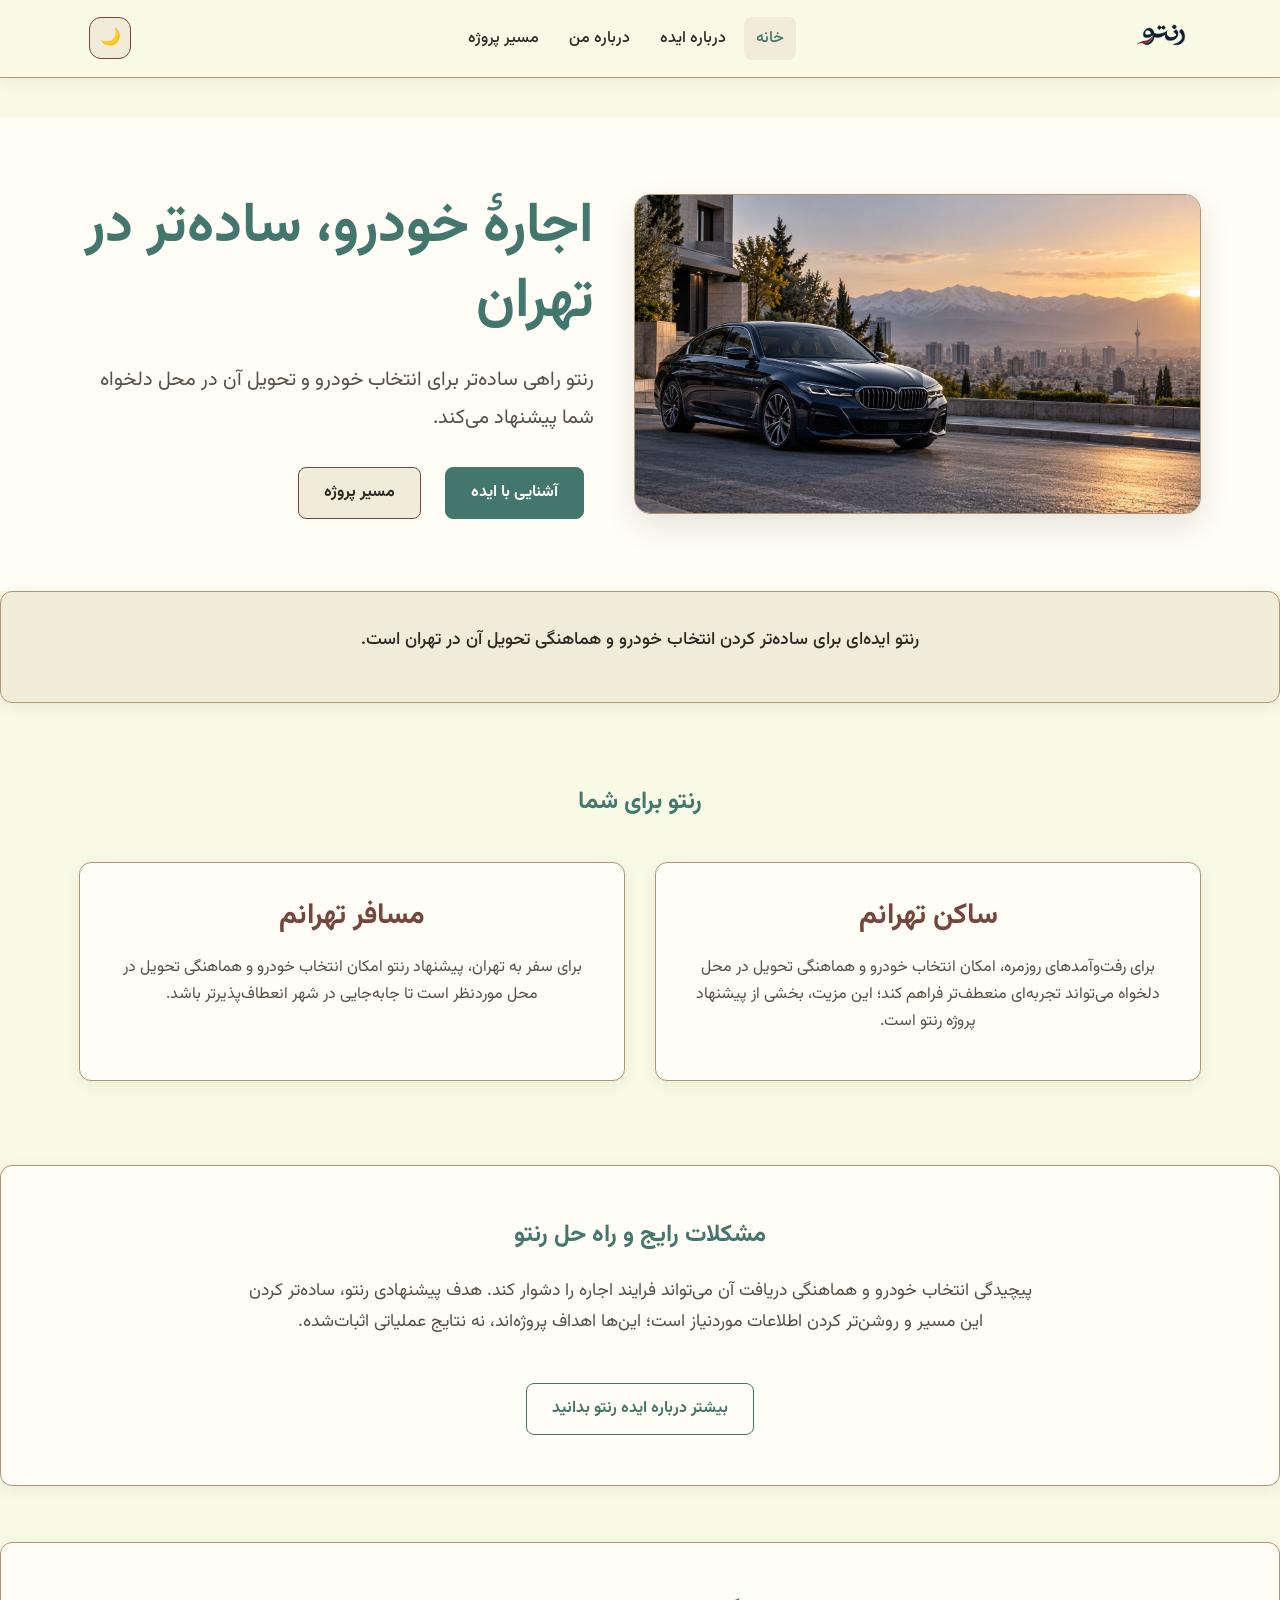
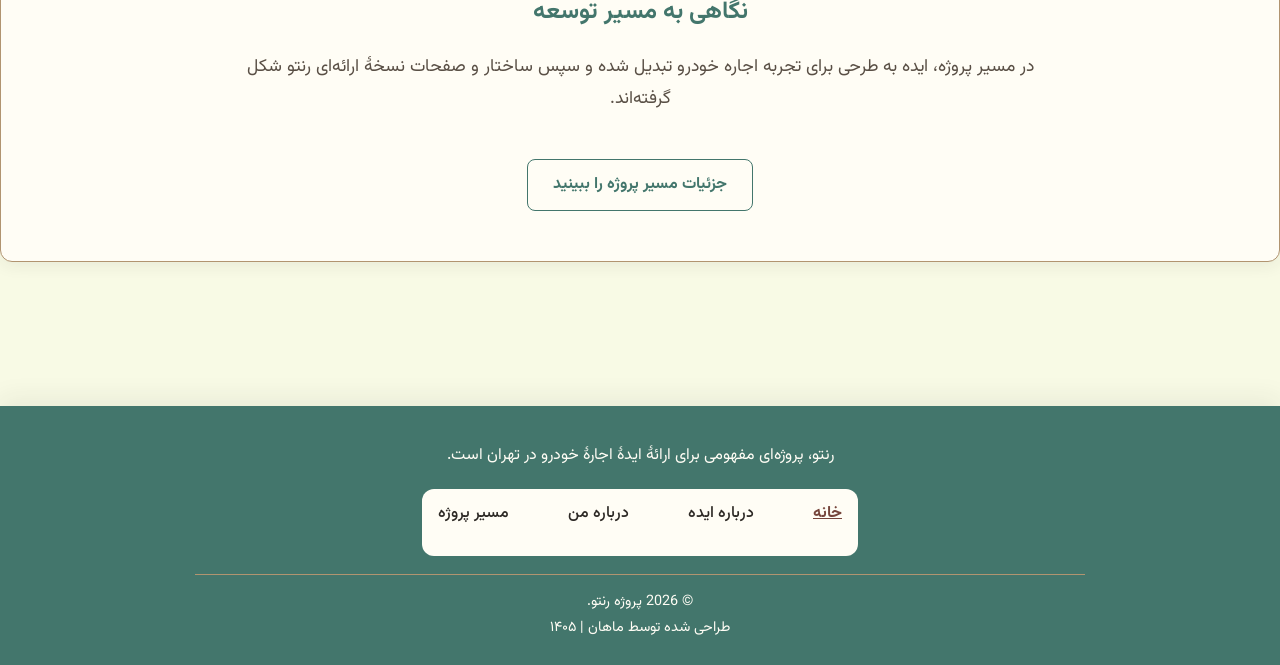
<file: index.html>
<!DOCTYPE html>
<html lang="fa" dir="rtl">
<head>
    <meta charset="UTF-8">
    <meta name="viewport" content="width=device-width, initial-scale=1.0">
    <title>رنتو - خانه</title>
    <link rel="stylesheet" href="css/style.css">
    <link rel="stylesheet" href="css/theme.css">
</head>
<body>
    <header>
        <div class="container">
            <div class="logo-container">
                <a href="index.html">
                    <img id="logo-image" src="images/rento-logo.png" alt="لوگوی رنتو">
                </a>
            </div>
            <nav>
                <ul>
                    <li><a href="index.html">خانه</a></li>
                    <li><a href="about-idea.html">درباره ایده</a></li>
                    <li><a href="about-me.html">درباره من</a></li>
                    <li><a href="project-journey.html">مسیر پروژه</a></li>
                </ul>
            </nav>
            <button id="theme-toggle" class="theme-toggle-button">🌙</button>
            <button id="mobile-nav-toggle" class="mobile-nav-toggle-button">☰</button>
        </div>
    </header>
    <main>
        <!-- Hero Section -->
        <section class="section hero-section">
            <div class="container hero-content-wrapper">
                <div class="hero-text">
                    <h1>اجارهٔ خودرو، ساده‌تر در تهران</h1>
                    <p>رنتو راهی ساده‌تر برای انتخاب خودرو و تحویل آن در محل دلخواه شما پیشنهاد می‌کند.</p>
                    <div class="hero-buttons">
                        <a href="about-idea.html" class="button primary-button">آشنایی با ایده</a>
                        <a href="project-journey.html" class="button secondary-button">مسیر پروژه</a>
                    </div>
                </div>
                <div class="hero-image-container">
                    <img src="images/rento-hero.png" alt="ماشین لوکس رنتو آماده اجاره در تهران" class="hero-image">
                </div>
            </div>
        </section>

        <!-- Service Introduction -->
        <section class="section service-intro-section">
            <div class="container">
                    <p class="service-intro-text">رنتو ایده‌ای برای ساده‌تر کردن انتخاب خودرو و هماهنگی تحویل آن در تهران است.</p>
            </div>
        </section>

        <!-- Audience Cards -->
        <section class="section audience-cards-section">
            <div class="container">
                <h2>رنتو برای شما</h2>
                <div class="audience-card-wrapper">
                    <div class="audience-card">
                        <h3>ساکن تهرانم</h3>
                        <p>برای رفت‌وآمدهای روزمره، امکان انتخاب خودرو و هماهنگی تحویل در محل دلخواه می‌تواند تجربه‌ای منعطف‌تر فراهم کند؛ این مزیت، بخشی از پیشنهاد پروژه رنتو است.</p>
                    </div>
                    <div class="audience-card">
                        <h3>مسافر تهرانم</h3>
                        <p>برای سفر به تهران، پیشنهاد رنتو امکان انتخاب خودرو و هماهنگی تحویل در محل موردنظر است تا جابه‌جایی در شهر انعطاف‌پذیرتر باشد.</p>
                    </div>
                </div>
            </div>
        </section>

        <!-- Problem-and-Solution Preview -->
        <section class="section problem-solution-preview-section">
            <div class="container">
                <h2>مشکلات رایج و راه حل رنتو</h2>
                <p>پیچیدگی انتخاب خودرو و هماهنگی دریافت آن می‌تواند فرایند اجاره را دشوار کند. هدف پیشنهادی رنتو، ساده‌تر کردن این مسیر و روشن‌تر کردن اطلاعات موردنیاز است؛ این‌ها اهداف پروژه‌اند، نه نتایج عملیاتی اثبات‌شده.</p>
                <a href="about-idea.html" class="button outline-button">بیشتر درباره ایده رنتو بدانید</a>
            </div>
        </section>

        <!-- Project Journey Preview -->
        <section class="section project-journey-preview-section">
            <div class="container">
                <h2>نگاهی به مسیر توسعه</h2>
                <p>در مسیر پروژه، ایده به طرحی برای تجربه اجاره خودرو تبدیل شده و سپس ساختار و صفحات نسخهٔ ارائه‌ای رنتو شکل گرفته‌اند.</p>
                <a href="project-journey.html" class="button outline-button">جزئیات مسیر پروژه را ببینید</a>
            </div>
        </section>
    </main>
    <footer>
        <div class="container">
            <p class="footer-description">رنتو، پروژه‌ای مفهومی برای ارائهٔ ایدهٔ اجارهٔ خودرو در تهران است.</p>
            <nav class="footer-nav" aria-label="ناوبری پایین صفحه">
                <ul>
                    <li><a href="index.html">خانه</a></li>
                    <li><a href="about-idea.html">درباره ایده</a></li>
                    <li><a href="about-me.html">درباره من</a></li>
                    <li><a href="project-journey.html">مسیر پروژه</a></li>
                </ul>
            </nav>
            <p>&copy; 2026 پروژه رنتو.</p>
            <p>طراحی شده توسط ماهان | ۱۴۰۵</p>
        </div>
    </footer>
    <script src="js/script.js"></script>
</body>
</html>
</file>
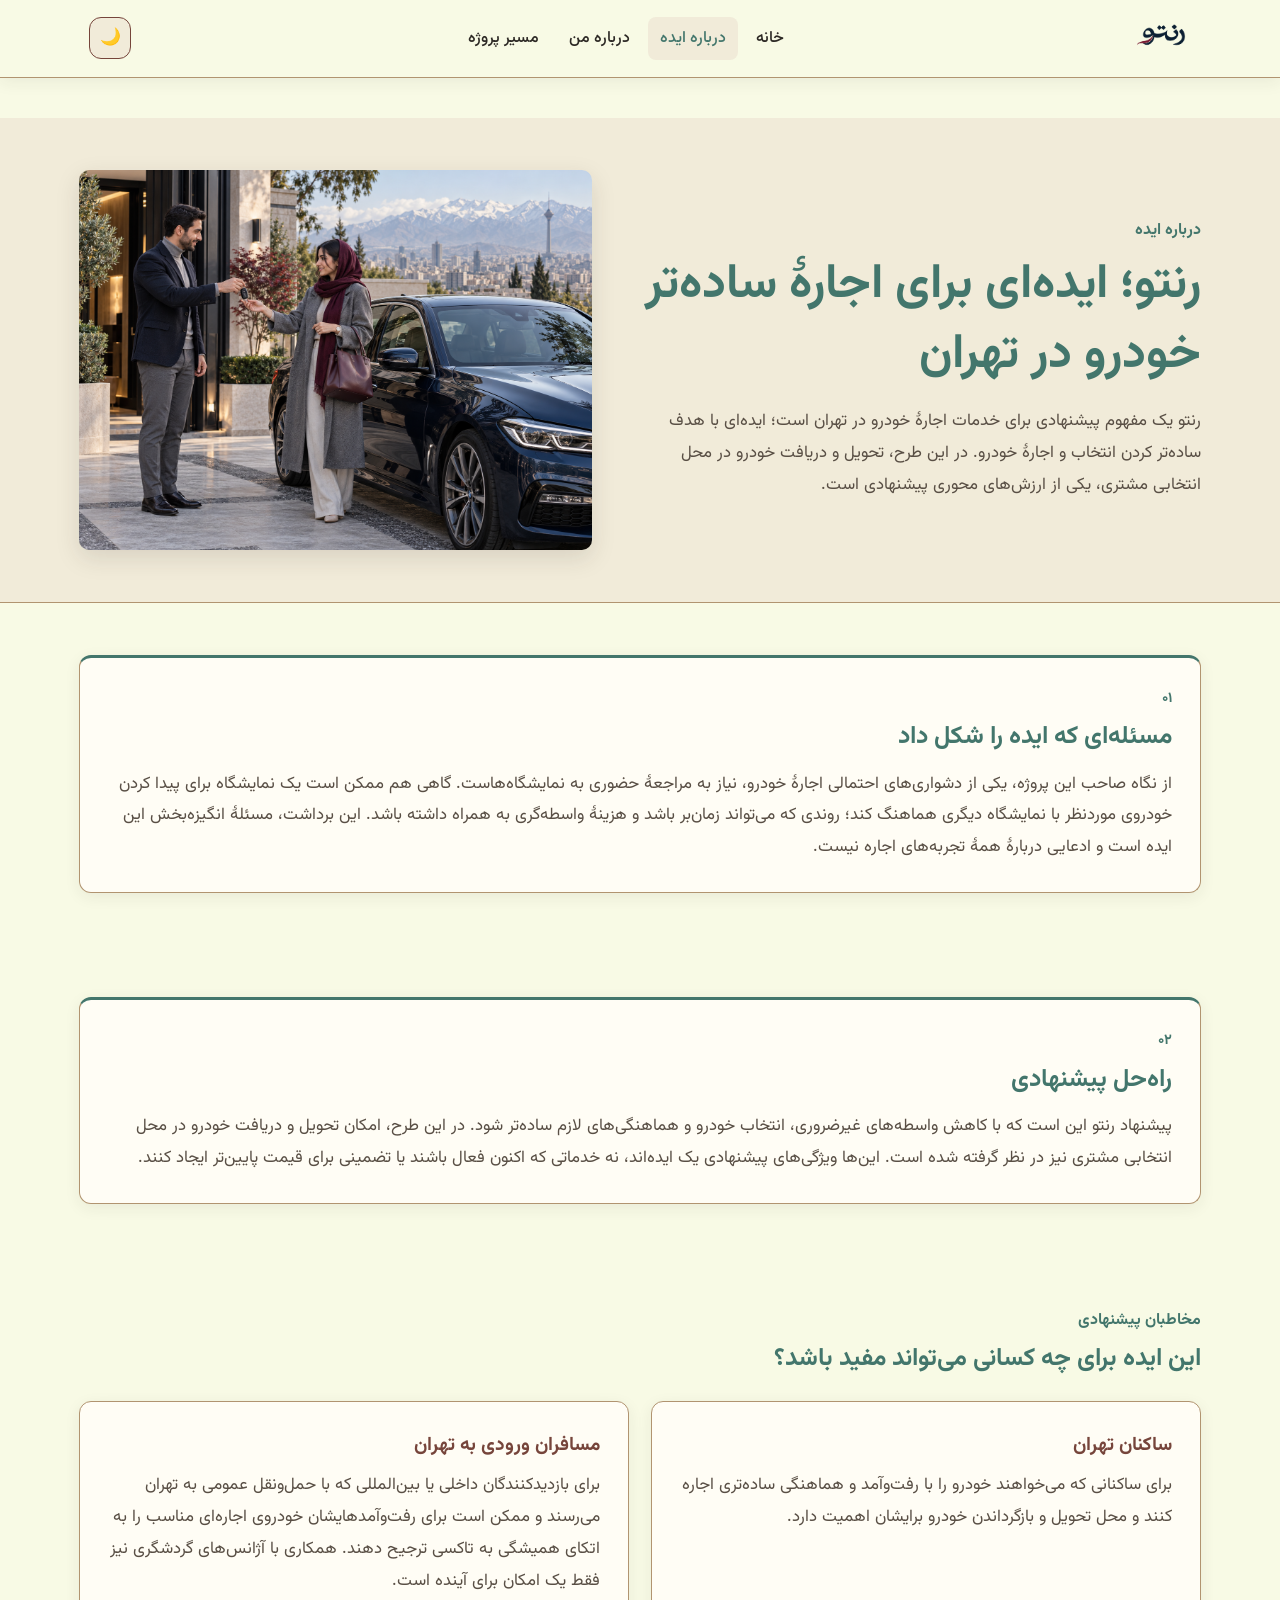
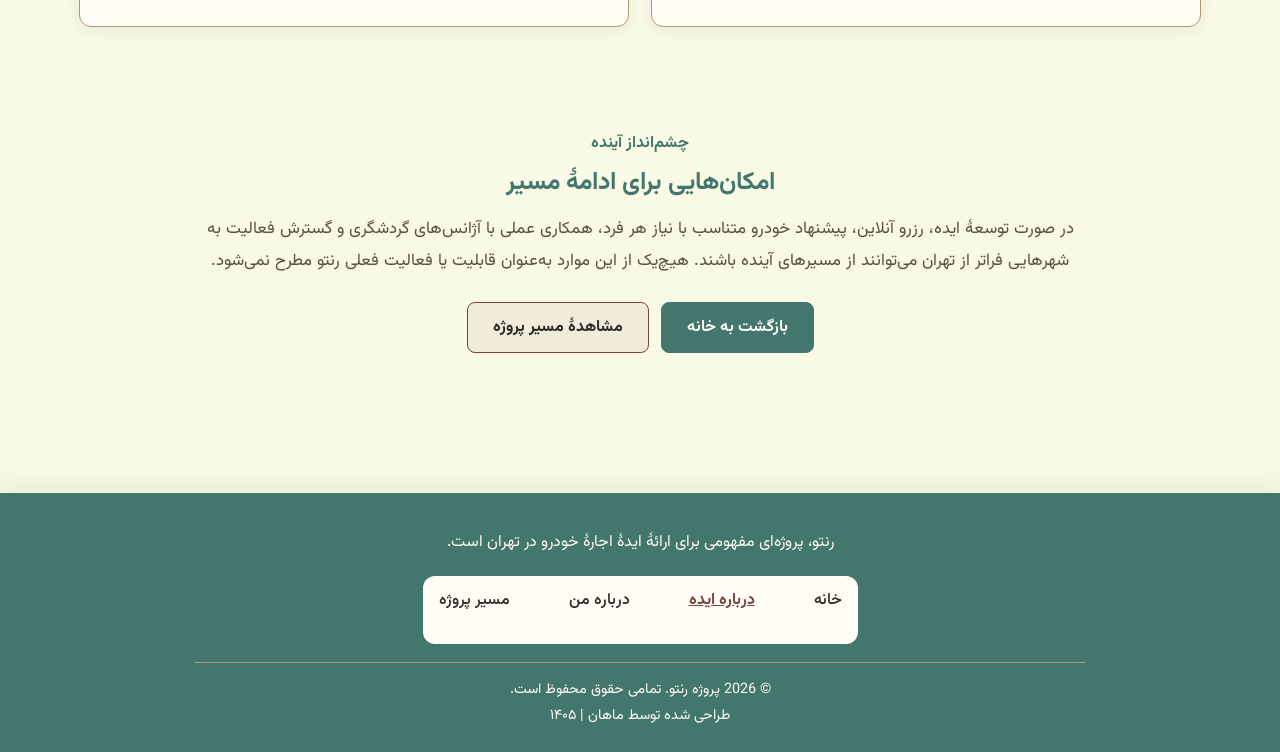
<file: about-idea.html>
<!DOCTYPE html>
<html lang="fa" dir="rtl">
<head>
    <meta charset="UTF-8">
    <meta name="viewport" content="width=device-width, initial-scale=1.0">
    <meta name="description" content="معرفی ایده پیشنهادی رنتو برای ساده‌تر شدن اجاره خودرو در تهران.">
    <title>رنتو - درباره ایده</title>
    <link rel="stylesheet" href="css/style.css">
    <link rel="stylesheet" href="css/theme.css">
</head>
<body>
    <header>
        <div class="container">
            <div class="logo-container">
                <a href="index.html"><img id="logo-image" src="images/rento-logo.png" alt="لوگوی رنتو"></a>
            </div>
            <nav aria-label="ناوبری اصلی">
                <ul>
                    <li><a href="index.html">خانه</a></li>
                    <li><a href="about-idea.html">درباره ایده</a></li>
                    <li><a href="about-me.html">درباره من</a></li>
                    <li><a href="project-journey.html">مسیر پروژه</a></li>
                </ul>
            </nav>
            <button id="theme-toggle" class="theme-toggle-button" type="button" aria-label="تغییر پوسته">🌙</button>
            <button id="mobile-nav-toggle" class="mobile-nav-toggle-button" type="button" aria-label="باز و بسته کردن منو">☰</button>
        </div>
    </header>
    <main class="about-idea-page">
        <section class="idea-intro-section">
            <div class="container idea-intro-grid">
                <div class="idea-intro-copy">
                    <p class="idea-eyebrow">درباره ایده</p>
                    <h1>رنتو؛ ایده‌ای برای اجارهٔ ساده‌تر خودرو در تهران</h1>
                    <p>رنتو یک مفهوم پیشنهادی برای خدمات اجارهٔ خودرو در تهران است؛ ایده‌ای با هدف ساده‌تر کردن انتخاب و اجارهٔ خودرو. در این طرح، تحویل و دریافت خودرو در محل انتخابی مشتری، یکی از ارزش‌های محوری پیشنهادی است.</p>
                </div>
                <img class="idea-handover-image" src="images/rento-handover.png" alt="مشتری و کارشناس در حال تحویل خودرو در محل توافق‌شده">
            </div>
        </section>

        <section class="idea-content-section">
            <div class="container">
                <article class="idea-panel">
                    <span class="idea-section-number">۰۱</span>
                    <h2>مسئله‌ای که ایده را شکل داد</h2>
                    <p>از نگاه صاحب این پروژه، یکی از دشواری‌های احتمالی اجارهٔ خودرو، نیاز به مراجعهٔ حضوری به نمایشگاه‌هاست. گاهی هم ممکن است یک نمایشگاه برای پیدا کردن خودروی موردنظر با نمایشگاه دیگری هماهنگ کند؛ روندی که می‌تواند زمان‌بر باشد و هزینهٔ واسطه‌گری به همراه داشته باشد. این برداشت، مسئلهٔ انگیزه‌بخش این ایده است و ادعایی دربارهٔ همهٔ تجربه‌های اجاره نیست.</p>
                </article>
            </div>
        </section>

        <section class="idea-content-section idea-solution-section">
            <div class="container">
                <article class="idea-panel idea-panel-accent">
                    <span class="idea-section-number">۰۲</span>
                    <h2>راه‌حل پیشنهادی</h2>
                    <p>پیشنهاد رنتو این است که با کاهش واسطه‌های غیرضروری، انتخاب خودرو و هماهنگی‌های لازم ساده‌تر شود. در این طرح، امکان تحویل و دریافت خودرو در محل انتخابی مشتری نیز در نظر گرفته شده است. این‌ها ویژگی‌های پیشنهادی یک ایده‌اند، نه خدماتی که اکنون فعال باشند یا تضمینی برای قیمت پایین‌تر ایجاد کنند.</p>
                </article>
            </div>
        </section>

        <section class="idea-audience-section">
            <div class="container">
                <p class="idea-eyebrow">مخاطبان پیشنهادی</p>
                <h2>این ایده برای چه کسانی می‌تواند مفید باشد؟</h2>
                <div class="idea-audience-grid">
                    <article class="idea-audience-card">
                        <h3>ساکنان تهران</h3>
                        <p>برای ساکنانی که می‌خواهند خودرو را با رفت‌وآمد و هماهنگی ساده‌تری اجاره کنند و محل تحویل و بازگرداندن خودرو برایشان اهمیت دارد.</p>
                    </article>
                    <article class="idea-audience-card">
                        <h3>مسافران ورودی به تهران</h3>
                        <p>برای بازدیدکنندگان داخلی یا بین‌المللی که با حمل‌ونقل عمومی به تهران می‌رسند و ممکن است برای رفت‌وآمدهایشان خودروی اجاره‌ای مناسب را به اتکای همیشگی به تاکسی ترجیح دهند. همکاری با آژانس‌های گردشگری نیز فقط یک امکان برای آینده است.</p>
                    </article>
                </div>
            </div>
        </section>

        <section class="idea-future-section">
            <div class="container idea-future-inner">
                <p class="idea-eyebrow">چشم‌انداز آینده</p>
                <h2>امکان‌هایی برای ادامهٔ مسیر</h2>
                <p>در صورت توسعهٔ ایده، رزرو آنلاین، پیشنهاد خودرو متناسب با نیاز هر فرد، همکاری عملی با آژانس‌های گردشگری و گسترش فعالیت به شهرهایی فراتر از تهران می‌توانند از مسیرهای آینده باشند. هیچ‌یک از این موارد به‌عنوان قابلیت یا فعالیت فعلی رنتو مطرح نمی‌شود.</p>
                <div class="idea-page-links">
                    <a class="button primary-button" href="index.html">بازگشت به خانه</a>
                    <a class="button secondary-button" href="project-journey.html">مشاهدهٔ مسیر پروژه</a>
                </div>
            </div>
        </section>
    </main>
    <footer>
        <div class="container">
            <p class="footer-description">رنتو، پروژه‌ای مفهومی برای ارائهٔ ایدهٔ اجارهٔ خودرو در تهران است.</p>
            <nav class="footer-nav" aria-label="ناوبری پایین صفحه">
                <ul>
                    <li><a href="index.html">خانه</a></li>
                    <li><a href="about-idea.html">درباره ایده</a></li>
                    <li><a href="about-me.html">درباره من</a></li>
                    <li><a href="project-journey.html">مسیر پروژه</a></li>
                </ul>
            </nav>
            <p>&copy; 2026 پروژه رنتو. تمامی حقوق محفوظ است.</p>
            <p>طراحی شده توسط ماهان | ۱۴۰۵</p>
        </div>
    </footer>
    <script src="js/script.js"></script>
</body>
</html>
</file>
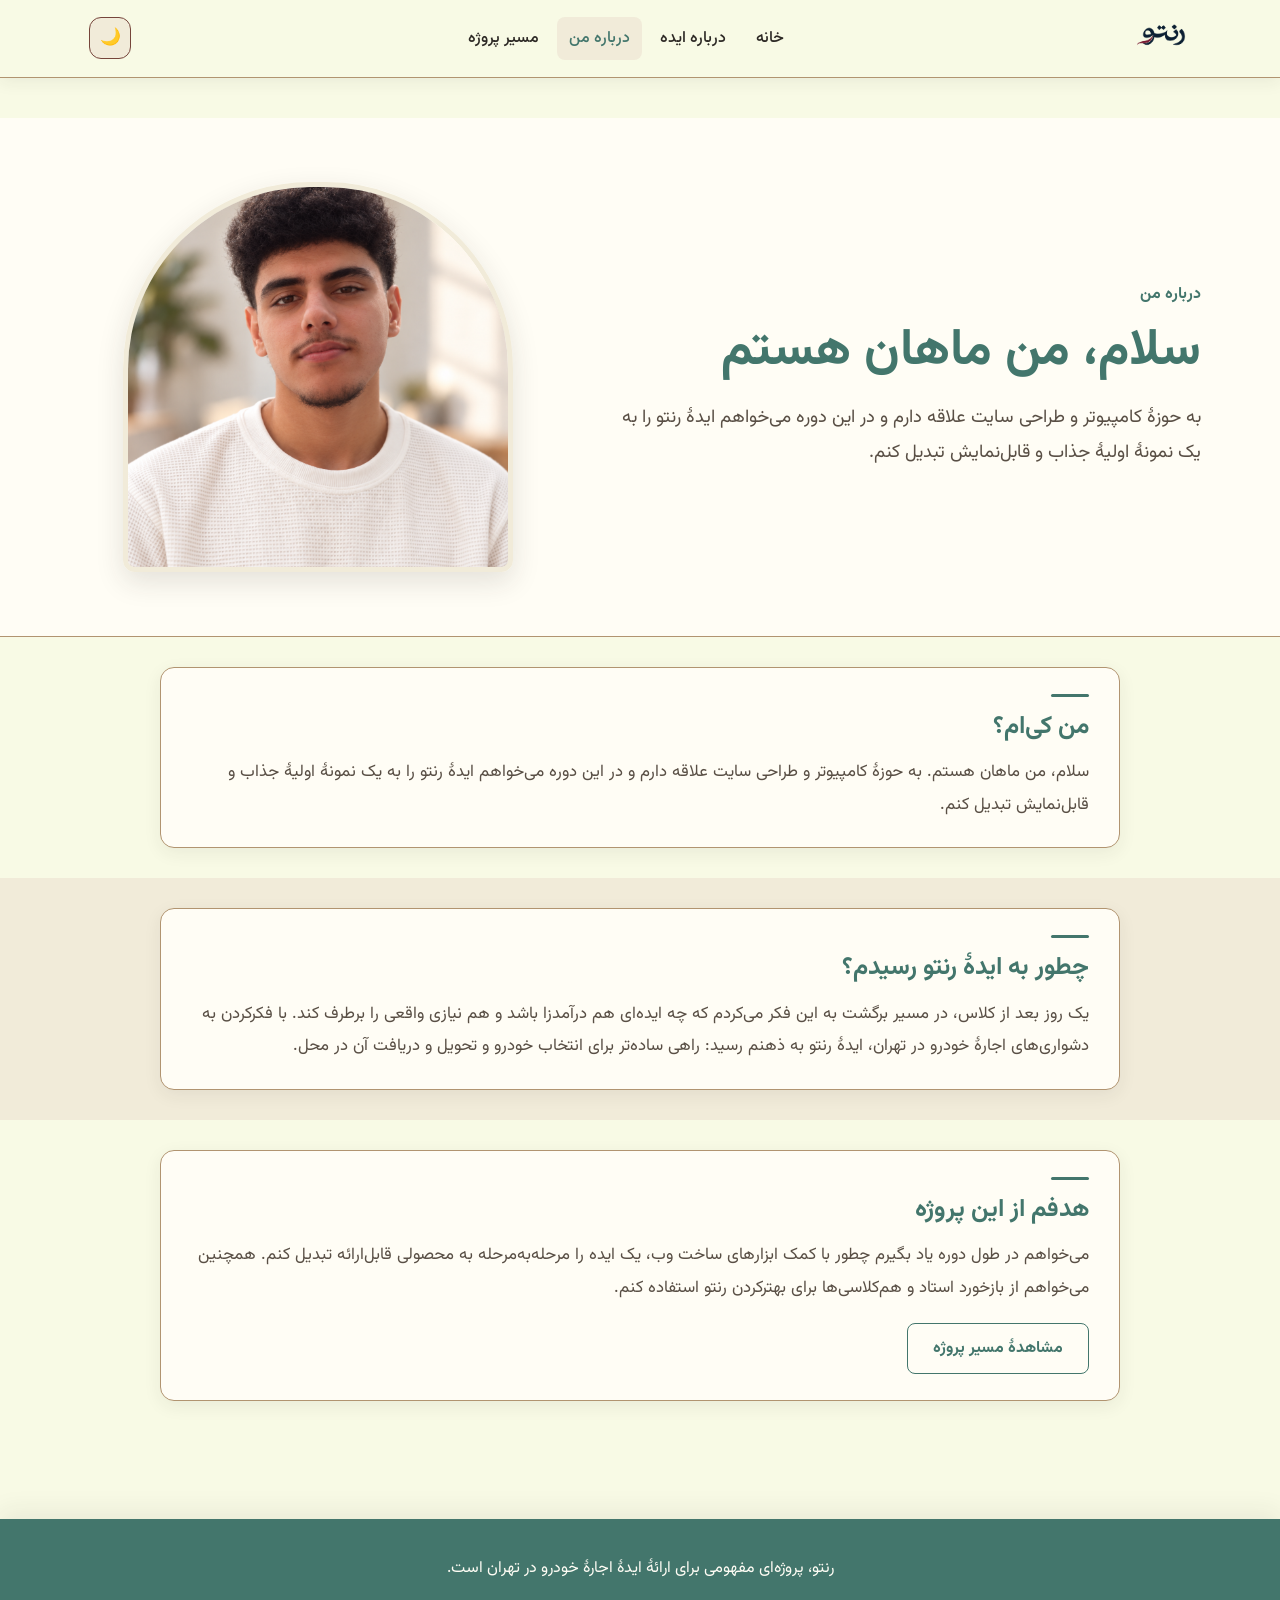
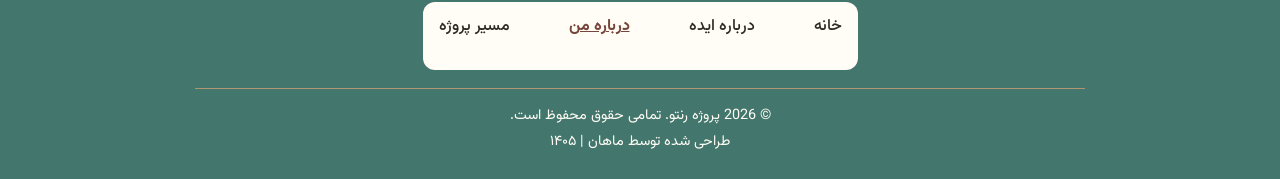
<file: about-me.html>
<!DOCTYPE html>
<html lang="fa" dir="rtl">
<head>
    <meta charset="UTF-8">
    <meta name="viewport" content="width=device-width, initial-scale=1.0">
    <meta name="description" content="آشنایی با ماهان و انگیزهٔ او برای ساخت نمونهٔ اولیهٔ رنتو.">
    <title>رنتو - درباره من</title>
    <link rel="stylesheet" href="css/style.css">
    <link rel="stylesheet" href="css/theme.css">
</head>
<body>
    <header>
        <div class="container">
            <div class="logo-container">
                <a href="index.html"><img id="logo-image" src="images/rento-logo.png" alt="لوگوی رنتو"></a>
            </div>
            <nav aria-label="ناوبری اصلی">
                <ul>
                    <li><a href="index.html">خانه</a></li>
                    <li><a href="about-idea.html">درباره ایده</a></li>
                    <li><a href="about-me.html">درباره من</a></li>
                    <li><a href="project-journey.html">مسیر پروژه</a></li>
                </ul>
            </nav>
            <button id="theme-toggle" class="theme-toggle-button" type="button" aria-label="تغییر پوسته">🌙</button>
            <button id="mobile-nav-toggle" class="mobile-nav-toggle-button" type="button" aria-label="باز و بسته کردن منو">☰</button>
        </div>
    </header>
    <main class="about-me-page">
        <section class="about-me-intro">
            <div class="container about-me-intro-grid">
                <div class="about-me-intro-copy">
                    <p class="about-me-eyebrow">درباره من</p>
                    <h1>سلام، من ماهان هستم</h1>
                    <p>به حوزهٔ کامپیوتر و طراحی سایت علاقه دارم و در این دوره می‌خواهم ایدهٔ رنتو را به یک نمونهٔ اولیهٔ جذاب و قابل‌نمایش تبدیل کنم.</p>
                </div>
                <img class="mahan-portrait" src="images/mahan-portrait.png" alt="پرترهٔ ماهان، سازندهٔ نمونهٔ اولیهٔ رنتو">
            </div>
        </section>

        <section class="about-me-detail-section">
            <div class="container about-me-detail-card">
                <span class="about-me-detail-marker" aria-hidden="true"></span>
                <h2>من کی‌ام؟</h2>
                <p>سلام، من ماهان هستم. به حوزهٔ کامپیوتر و طراحی سایت علاقه دارم و در این دوره می‌خواهم ایدهٔ رنتو را به یک نمونهٔ اولیهٔ جذاب و قابل‌نمایش تبدیل کنم.</p>
            </div>
        </section>

        <section class="about-me-detail-section about-me-detail-muted">
            <div class="container about-me-detail-card">
                <span class="about-me-detail-marker" aria-hidden="true"></span>
                <h2>چطور به ایدهٔ رنتو رسیدم؟</h2>
                <p>یک روز بعد از کلاس، در مسیر برگشت به این فکر می‌کردم که چه ایده‌ای هم درآمدزا باشد و هم نیازی واقعی را برطرف کند. با فکرکردن به دشواری‌های اجارهٔ خودرو در تهران، ایدهٔ رنتو به ذهنم رسید: راهی ساده‌تر برای انتخاب خودرو و تحویل و دریافت آن در محل.</p>
            </div>
        </section>

        <section class="about-me-detail-section">
            <div class="container about-me-detail-card">
                <span class="about-me-detail-marker" aria-hidden="true"></span>
                <h2>هدفم از این پروژه</h2>
                <p>می‌خواهم در طول دوره یاد بگیرم چطور با کمک ابزارهای ساخت وب، یک ایده را مرحله‌به‌مرحله به محصولی قابل‌ارائه تبدیل کنم. همچنین می‌خواهم از بازخورد استاد و هم‌کلاسی‌ها برای بهترکردن رنتو استفاده کنم.</p>
                <a class="button outline-button about-me-journey-link" href="project-journey.html">مشاهدهٔ مسیر پروژه</a>
            </div>
        </section>
    </main>
    <footer>
        <div class="container">
            <p class="footer-description">رنتو، پروژه‌ای مفهومی برای ارائهٔ ایدهٔ اجارهٔ خودرو در تهران است.</p>
            <nav class="footer-nav" aria-label="ناوبری پایین صفحه">
                <ul>
                    <li><a href="index.html">خانه</a></li>
                    <li><a href="about-idea.html">درباره ایده</a></li>
                    <li><a href="about-me.html">درباره من</a></li>
                    <li><a href="project-journey.html">مسیر پروژه</a></li>
                </ul>
            </nav>
            <p>&copy; 2026 پروژه رنتو. تمامی حقوق محفوظ است.</p>
            <p>طراحی شده توسط ماهان | ۱۴۰۵</p>
        </div>
    </footer>
    <script src="js/script.js"></script>
</body>
</html>
</file>
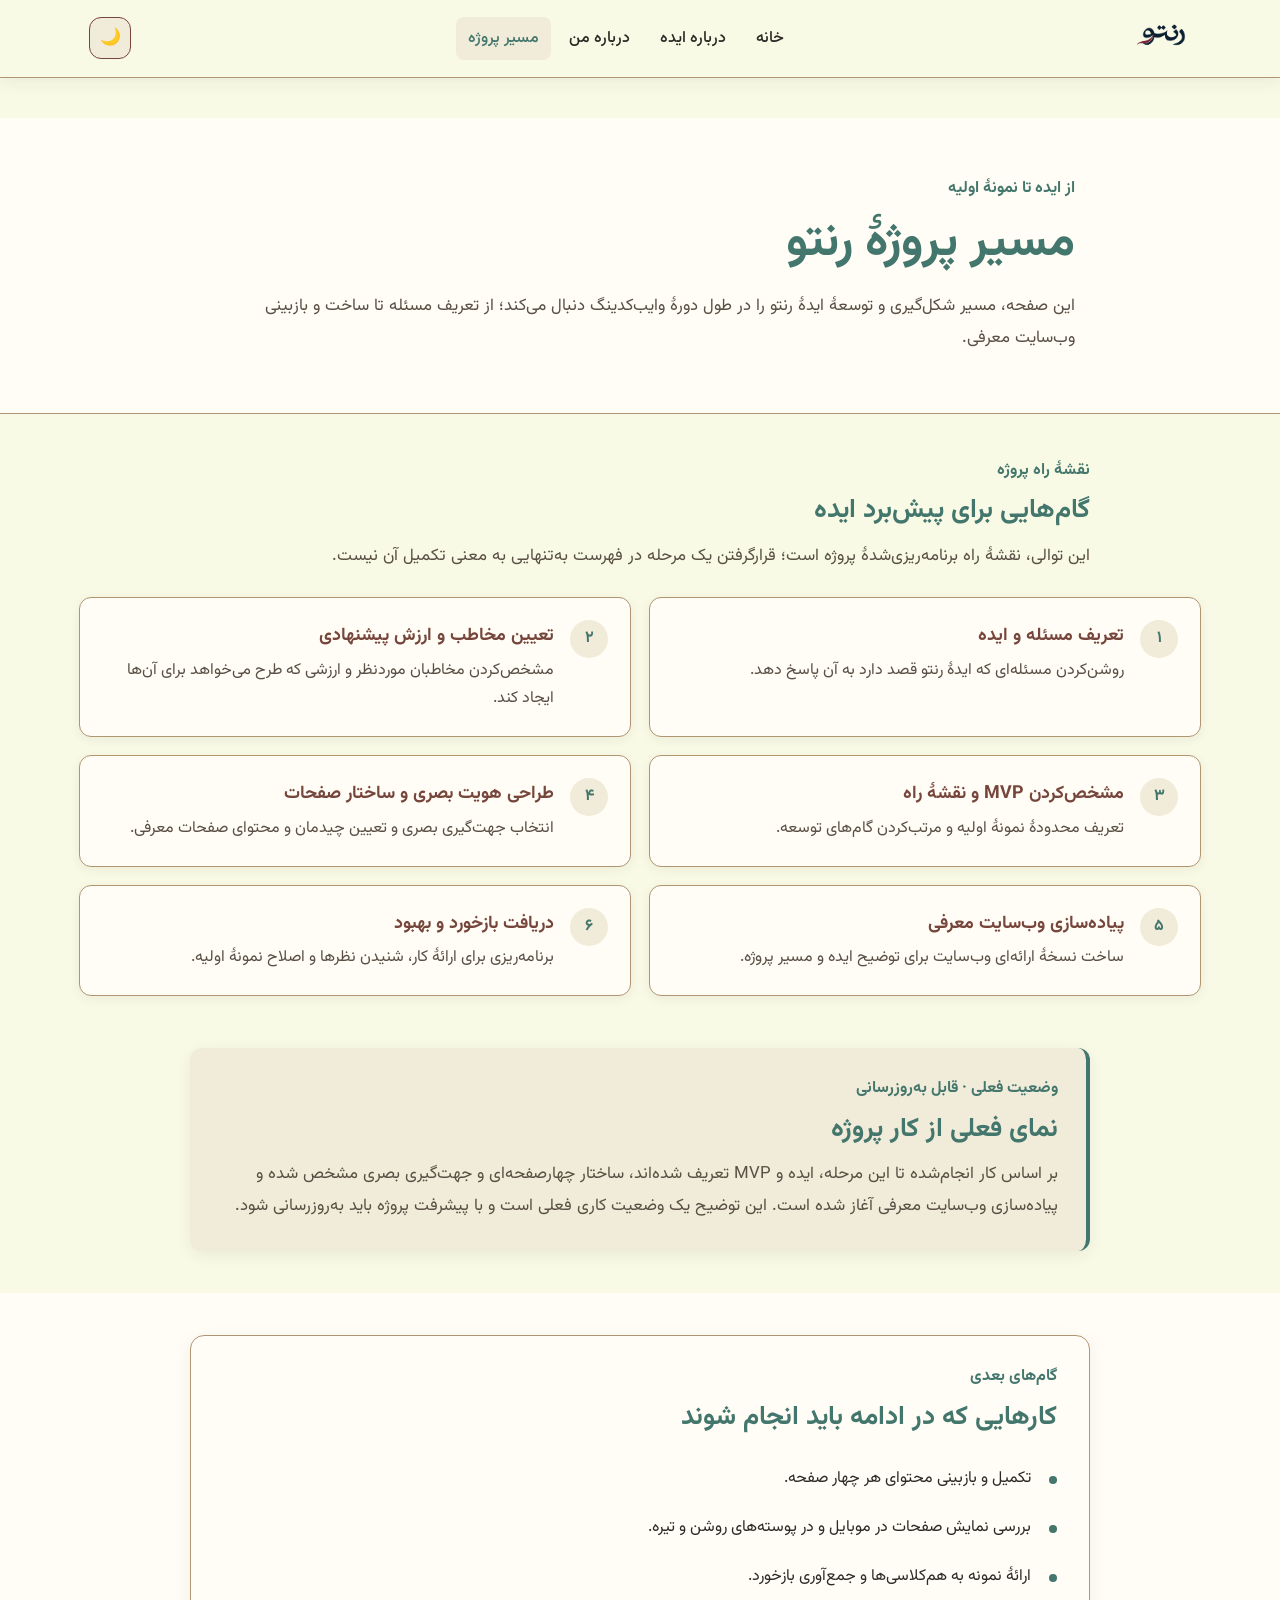
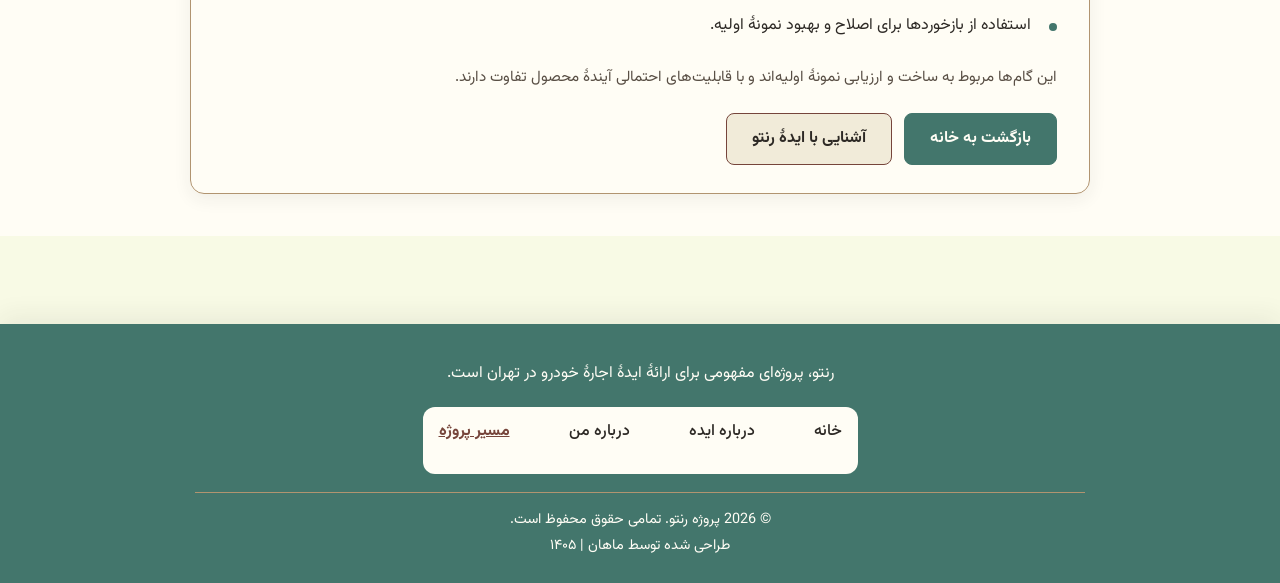
<file: project-journey.html>
<!DOCTYPE html>
<html lang="fa" dir="rtl">
<head>
    <meta charset="UTF-8">
    <meta name="viewport" content="width=device-width, initial-scale=1.0">
    <meta name="description" content="مروری بر نقشهٔ راه و وضعیت فعلی توسعهٔ ایدهٔ رنتو در دورهٔ وایب‌کدینگ.">
    <title>رنتو - مسیر پروژه</title>
    <link rel="stylesheet" href="css/style.css">
    <link rel="stylesheet" href="css/theme.css">
</head>
<body>
    <header>
        <div class="container">
            <div class="logo-container">
                <a href="index.html"><img id="logo-image" src="images/rento-logo.png" alt="لوگوی رنتو"></a>
            </div>
            <nav aria-label="ناوبری اصلی">
                <ul>
                    <li><a href="index.html">خانه</a></li>
                    <li><a href="about-idea.html">درباره ایده</a></li>
                    <li><a href="about-me.html">درباره من</a></li>
                    <li><a href="project-journey.html">مسیر پروژه</a></li>
                </ul>
            </nav>
            <button id="theme-toggle" class="theme-toggle-button" type="button" aria-label="تغییر پوسته">🌙</button>
            <button id="mobile-nav-toggle" class="mobile-nav-toggle-button" type="button" aria-label="باز و بسته کردن منو">☰</button>
        </div>
    </header>
    <main class="project-journey-page">
        <section class="journey-intro-section">
            <div class="container journey-intro-content">
                <p class="journey-eyebrow">از ایده تا نمونهٔ اولیه</p>
                <h1>مسیر پروژهٔ رنتو</h1>
                <p>این صفحه، مسیر شکل‌گیری و توسعهٔ ایدهٔ رنتو را در طول دورهٔ وایب‌کدینگ دنبال می‌کند؛ از تعریف مسئله تا ساخت و بازبینی وب‌سایت معرفی.</p>
            </div>
        </section>

        <section class="journey-roadmap-section">
            <div class="container">
                <div class="journey-section-heading">
                    <p class="journey-eyebrow">نقشهٔ راه پروژه</p>
                    <h2>گام‌هایی برای پیش‌برد ایده</h2>
                    <p>این توالی، نقشهٔ راه برنامه‌ریزی‌شدهٔ پروژه است؛ قرارگرفتن یک مرحله در فهرست به‌تنهایی به معنی تکمیل آن نیست.</p>
                </div>
                <ol class="journey-roadmap">
                    <li class="journey-step">
                        <span class="journey-step-number">۱</span>
                        <div><h3>تعریف مسئله و ایده</h3><p>روشن‌کردن مسئله‌ای که ایدهٔ رنتو قصد دارد به آن پاسخ دهد.</p></div>
                    </li>
                    <li class="journey-step">
                        <span class="journey-step-number">۲</span>
                        <div><h3>تعیین مخاطب و ارزش پیشنهادی</h3><p>مشخص‌کردن مخاطبان موردنظر و ارزشی که طرح می‌خواهد برای آن‌ها ایجاد کند.</p></div>
                    </li>
                    <li class="journey-step">
                        <span class="journey-step-number">۳</span>
                        <div><h3>مشخص‌کردن MVP و نقشهٔ راه</h3><p>تعریف محدودهٔ نمونهٔ اولیه و مرتب‌کردن گام‌های توسعه.</p></div>
                    </li>
                    <li class="journey-step">
                        <span class="journey-step-number">۴</span>
                        <div><h3>طراحی هویت بصری و ساختار صفحات</h3><p>انتخاب جهت‌گیری بصری و تعیین چیدمان و محتوای صفحات معرفی.</p></div>
                    </li>
                    <li class="journey-step">
                        <span class="journey-step-number">۵</span>
                        <div><h3>پیاده‌سازی وب‌سایت معرفی</h3><p>ساخت نسخهٔ ارائه‌ای وب‌سایت برای توضیح ایده و مسیر پروژه.</p></div>
                    </li>
                    <li class="journey-step">
                        <span class="journey-step-number">۶</span>
                        <div><h3>دریافت بازخورد و بهبود</h3><p>برنامه‌ریزی برای ارائهٔ کار، شنیدن نظرها و اصلاح نمونهٔ اولیه.</p></div>
                    </li>
                </ol>
            </div>
        </section>

        <section class="journey-status-section">
            <div class="container journey-status-card">
                <p class="journey-eyebrow">وضعیت فعلی · قابل به‌روزرسانی</p>
                <h2>نمای فعلی از کار پروژه</h2>
                <p>بر اساس کار انجام‌شده تا این مرحله، ایده و MVP تعریف شده‌اند، ساختار چهارصفحه‌ای و جهت‌گیری بصری مشخص شده و پیاده‌سازی وب‌سایت معرفی آغاز شده است. این توضیح یک وضعیت کاری فعلی است و با پیشرفت پروژه باید به‌روزرسانی شود.</p>
            </div>
        </section>

        <section class="journey-next-section">
            <div class="container journey-next-content">
                <p class="journey-eyebrow">گام‌های بعدی</p>
                <h2>کارهایی که در ادامه باید انجام شوند</h2>
                <ul class="journey-next-list">
                    <li>تکمیل و بازبینی محتوای هر چهار صفحه.</li>
                    <li>بررسی نمایش صفحات در موبایل و در پوسته‌های روشن و تیره.</li>
                    <li>ارائهٔ نمونه به هم‌کلاسی‌ها و جمع‌آوری بازخورد.</li>
                    <li>استفاده از بازخوردها برای اصلاح و بهبود نمونهٔ اولیه.</li>
                </ul>
                <p class="journey-note">این گام‌ها مربوط به ساخت و ارزیابی نمونهٔ اولیه‌اند و با قابلیت‌های احتمالی آیندهٔ محصول تفاوت دارند.</p>
                <div class="journey-page-links">
                    <a class="button primary-button" href="index.html">بازگشت به خانه</a>
                    <a class="button secondary-button" href="about-idea.html">آشنایی با ایدهٔ رنتو</a>
                </div>
            </div>
        </section>
    </main>
    <footer>
        <div class="container">
            <p class="footer-description">رنتو، پروژه‌ای مفهومی برای ارائهٔ ایدهٔ اجارهٔ خودرو در تهران است.</p>
            <nav class="footer-nav" aria-label="ناوبری پایین صفحه">
                <ul>
                    <li><a href="index.html">خانه</a></li>
                    <li><a href="about-idea.html">درباره ایده</a></li>
                    <li><a href="about-me.html">درباره من</a></li>
                    <li><a href="project-journey.html">مسیر پروژه</a></li>
                </ul>
            </nav>
            <p>&copy; 2026 پروژه رنتو. تمامی حقوق محفوظ است.</p>
            <p>طراحی شده توسط ماهان | ۱۴۰۵</p>
        </div>
    </footer>
    <script src="js/script.js"></script>
</body>
</html>
</file>
<file: css/style.css>
/* css/style.css */

/* Global Resets & Base Styles */
*, *::before, *::after { box-sizing: border-box; margin: 0; padding: 0; }
@font-face {
    font-family: "Vazirmatn";
    src: url("../fonts/Vazirmatn[wght].woff2") format("woff2");
    font-style: normal;
    font-weight: 100 900;
    font-display: swap;
}
html { scroll-behavior: smooth; }
body {
    font-family: "Vazirmatn", Tahoma, Arial, sans-serif;
    line-height: 1.6;
    color: var(--text-color);
    background-color: var(--primary-bg);
    direction: rtl;
    transition: background-color 0.3s ease, color 0.3s ease;
    text-align: right;
}
@media (prefers-reduced-motion: reduce) { * { animation: none !important; transition: none !important; } }

.container {
    width: 90%;
    max-width: 1200px;
    margin: 0 auto;
    padding: 0 15px;
}

/* Header */
header {
    background-color: var(--header-bg);
    padding: 0.85rem 0;
    box-shadow: 0 4px 16px color-mix(in srgb, var(--text-color) 7%, transparent);
    border-bottom: 1px solid var(--border-color);
}
header .container {
    display: flex;
    justify-content: space-between;
    align-items: center;
    flex-wrap: nowrap;
}
.logo-container img { height: 40px; transition: opacity 0.2s ease; }
header .logo-container a:focus-visible {
    outline: 2px solid var(--accent-color);
    outline-offset: 5px;
    border-radius: 4px;
}
header nav { width: auto; margin: 0; order: 0; }
header nav ul { align-items: center; gap: 6px; }
header nav ul li { margin: 0; }

/* Navigation */
nav ul { list-style: none; display: flex; margin: 0; padding: 0; }
nav ul li { margin-left: 25px; }
nav ul li:last-child { margin-left: 0; }
nav ul li a {
    color: var(--nav-link-color);
    text-decoration: none;
    font-weight: 500;
    padding: 9px 12px;
    border-radius: 8px;
    transition: color 0.2s ease, background-color 0.2s ease;
    display: block;
}
header nav ul li a:hover, header nav ul li a.active {
    color: var(--accent-color);
    background-color: var(--gray-light);
}
header nav ul li a:focus-visible {
    outline: 2px solid var(--accent-color);
    outline-offset: 4px;
    border-radius: 3px;
}
header nav ul li a:active { color: var(--accent-color); }

/* Buttons */
.theme-toggle-button, .mobile-nav-toggle-button {
    background: var(--button-bg);
    color: var(--button-text-color);
    border: 1px solid var(--button-border);
    width: 42px;
    height: 42px;
    display: inline-grid;
    place-items: center;
    padding: 0;
    border-radius: 12px;
    font: inherit;
    font-family: inherit;
    font-size: 1.05rem;
    cursor: pointer;
    transition: background-color 0.2s ease, color 0.2s ease, border-color 0.2s ease, box-shadow 0.2s ease, transform 0.2s ease;
    margin: 0 0 0 10px;
}
.theme-toggle-button:hover, .mobile-nav-toggle-button:hover {
    background-color: var(--button-hover-bg);
    color: var(--button-hover-text-color);
    box-shadow: 0 3px 8px color-mix(in srgb, var(--text-color) 14%, transparent);
    transform: translateY(-1px);
}
.theme-toggle-button:focus-visible, .mobile-nav-toggle-button:focus-visible {
    outline: 2px solid var(--accent-color);
    outline-offset: 3px;
}
.theme-toggle-button:active, .mobile-nav-toggle-button:active {
    transform: translateY(0);
    box-shadow: none;
}
.mobile-nav-toggle-button { display: none; }

.button {
    display: inline-block;
    padding: 12px 25px;
    border-radius: 8px;
    text-decoration: none;
    font-weight: bold;
    font-family: inherit;
    transition: background-color 0.2s ease, color 0.2s ease, border-color 0.2s ease, box-shadow 0.2s ease, transform 0.2s ease;
    margin: 0 10px;
}
.button {
    display: inline-block;
    padding: 12px 25px;
    border-radius: 8px;
    text-decoration: none;
    font-weight: bold;
    font-family: inherit;
    transition: background-color 0.2s ease, color 0.2s ease, border-color 0.2s ease, box-shadow 0.2s ease, transform 0.2s ease;
    margin: 0 10px;
}
.primary-button {
    background-color: var(--accent-color);
    color: var(--button-hover-text-color);
    border: 1px solid var(--accent-color);
}
.primary-button:hover { background-color: var(--button-hover-bg-accent); border-color: var(--button-hover-bg-accent); }
.secondary-button {
    background-color: var(--button-bg);
    color: var(--button-text-color);
    border: 1px solid var(--button-border);
}
.secondary-button:hover { background-color: var(--button-hover-bg); border-color: var(--button-hover-bg); }
.outline-button {
    background-color: transparent;
    color: var(--accent-color);
    border: 1px solid var(--accent-color);
    margin-top: 20px;
}
.outline-button:hover {
    background-color: var(--accent-color);
    color: var(--button-hover-text-color);
}
.button:hover {
    box-shadow: 0 4px 10px color-mix(in srgb, var(--text-color) 14%, transparent);
    transform: translateY(-2px);
}
.button:focus-visible {
    outline: 2px solid var(--accent-color);
    outline-offset: 3px;
}
.button:active {
    box-shadow: none;
    transform: translateY(0);
}


/* Main Content Sections */
main { padding: 40px 0; }
.section { margin-bottom: 56px; padding: 28px 0; }
.section h1, .section h2, .section h3 { color: var(--heading-color); margin-bottom: 20px; text-align: center; }
.section p, .section ul, .section ol { margin-bottom: 15px; font-size: 1.1rem; line-height: 1.8; }
.section ul, .section ol { padding-right: 30px; list-style-position: inside; }
.section img {
    max-width: 100%;
    height: auto;
    display: block;
    margin: 30px auto;
    border-radius: 16px;
    box-shadow: 0 12px 30px color-mix(in srgb, var(--text-color) 12%, transparent);
}

/* Hero Section */
.hero-section { text-align: center; background-color: var(--secondary-bg); padding: 72px 0; margin-bottom: 0; }
.hero-content-wrapper {
    display: flex;
    flex-direction: row-reverse; /* RTL layout */
    align-items: center;
    gap: 40px;
    text-align: right;
}
.hero-text {
    flex: 1;
    min-width: 0;
}
.hero-image-container {
    flex: 1.1;
    min-width: 0;
}
.hero-image-container .hero-image {
    width: 100%;
    max-height: 430px;
    object-fit: cover;
    margin: 0;
    border: 1px solid var(--border-color);
}
.hero-section h1 { font-size: clamp(2.5rem, 4.4vw, 3.5rem); line-height: 1.35; color: var(--heading-color); margin-bottom: 20px; text-align: right; }
.hero-section p { font-size: 1.25rem; line-height: 1.9; color: var(--text-color-light); max-width: 620px; margin: 0 0 30px auto; text-align: right; }
.hero-buttons { margin-top: 24px; text-align: right; }
.hero-image-container .hero-image { margin: 0 !important; }


/* Service Intro Section */
.service-intro-section {
    background-color: var(--gray-light);
    padding: 32px 0;
    text-align: center;
    margin-bottom: 52px;
    border-radius: 12px;
    border: 1px solid var(--border-color);
    box-shadow: 0 4px 16px color-mix(in srgb, var(--text-color) 7%, transparent);
}
.service-intro-text {
    font-size: 1.3rem;
    font-weight: 500;
    color: var(--text-color);
    margin: 0 auto;
    max-width: 800px;
}

/* About the Idea page */
.about-idea-page .idea-intro-section {
    padding: 56px 0;
    background: var(--secondary-bg);
    border-bottom: 1px solid var(--border-color);
}
.idea-intro-grid {
    display: grid;
    grid-template-columns: minmax(0, 1.05fr) minmax(280px, .95fr);
    align-items: center;
    gap: 42px;
}
.idea-eyebrow { color: var(--accent-color); font-weight: 700; margin-bottom: 8px; }
.idea-intro-copy h1 {
    color: var(--heading-color);
    font-size: clamp(2rem, 4vw, 3rem);
    line-height: 1.45;
    margin-bottom: 16px;
}
.about-idea-page .idea-intro-section,
.about-idea-page .idea-content-section,
.about-idea-page .idea-audience-section,
.about-idea-page .idea-future-section {
    padding-top: 52px;
    padding-bottom: 52px;
}
.about-idea-page .idea-panel {
    border-top: 3px solid var(--accent-color);
}
.about-idea-page .idea-intro-section { background: var(--gray-light); }
.about-idea-page .idea-content-section,
.about-idea-page .idea-audience-section,
.about-idea-page .idea-future-section { background: transparent; }
.idea-intro-copy > p:last-child,
.idea-panel p, .idea-audience-card p, .idea-future-inner > p:not(.idea-eyebrow) {
    color: var(--text-color-light);
    font-size: 1.05rem;
    line-height: 1.9;
}
.idea-handover-image {
    display: block;
    width: 100%;
    max-height: 380px;
    object-fit: cover;
    border-radius: 10px;
    box-shadow: 0 8px 24px color-mix(in srgb, var(--text-color) 13%, transparent);
}
.idea-content-section { padding: 48px 0 10px; }
.idea-content-grid, .idea-audience-grid {
    display: grid;
    grid-template-columns: repeat(2, minmax(0, 1fr));
    gap: 22px;
}
.idea-panel, .idea-audience-card {
    padding: 28px;
    border: 1px solid var(--border-color);
    border-radius: 12px;
    background: var(--secondary-bg);
    box-shadow: 0 4px 16px color-mix(in srgb, var(--text-color) 7%, transparent);
    transition: transform 0.2s ease, box-shadow 0.2s ease, border-color 0.2s ease;
}
.idea-panel:hover, .idea-audience-card:hover {
    transform: translateY(-2px);
    border-color: var(--accent-color);
    box-shadow: 0 8px 20px color-mix(in srgb, var(--text-color) 10%, transparent);
}
.idea-section-number { color: var(--accent-color); font-weight: 700; font-size: .9rem; }
.idea-panel h2, .idea-audience-section h2, .idea-future-inner h2 {
    color: var(--heading-color);
    font-size: 1.55rem;
    line-height: 1.5;
    margin: 8px 0 12px;
}
.idea-panel-accent { border-top: 3px solid var(--accent-color); }
.idea-audience-section { padding: 42px 0 54px; }
.idea-audience-section h2 { margin: 0 0 22px; }
.idea-audience-card h3 { color: var(--navy-color); font-size: 1.2rem; margin-bottom: 10px; }
.idea-future-section {
    padding: 44px 0;
    background: var(--gray-light);
}
.idea-future-inner { max-width: 900px; text-align: center; }
.idea-future-inner > p:not(.idea-eyebrow) { margin: 0 auto; }
.idea-page-links { display: flex; justify-content: center; flex-wrap: wrap; gap: 12px; margin-top: 24px; }
.idea-page-links .button { margin: 0; }

/* About Me page */
.about-me-intro {
    padding: 64px 0;
    background: var(--secondary-bg);
    border-bottom: 1px solid var(--border-color);
}
.about-me-intro-grid {
    display: grid;
    grid-template-columns: minmax(0, 1fr) minmax(260px, .8fr);
    align-items: center;
    gap: 48px;
}
.about-me-eyebrow { color: var(--accent-color); font-weight: 700; margin-bottom: 8px; }
.about-me-intro-copy h1 {
    color: var(--heading-color);
    font-size: clamp(2.2rem, 4vw, 3.2rem);
    line-height: 1.4;
    margin-bottom: 14px;
}
.about-me-intro-copy { max-width: 620px; }
.about-me-intro-copy > p:last-child {
    max-width: 620px;
    color: var(--text-color-light);
    font-size: 1.15rem;
    line-height: 1.9;
}
.mahan-portrait {
    display: block;
    width: min(100%, 390px);
    height: 390px;
    object-fit: cover;
    justify-self: center;
    border-radius: 48% 48% 12px 12px;
    border: 5px solid var(--gray-light);
    box-shadow: 0 10px 28px color-mix(in srgb, var(--text-color) 13%, transparent);
}
.about-me-detail-section { padding: 30px 0; }
.about-me-detail-muted { background: var(--gray-light); }
.about-me-detail-card {
    max-width: 960px;
    padding: 26px 30px;
    border: 1px solid var(--border-color);
    border-radius: 14px;
    background: var(--secondary-bg);
    box-shadow: 0 5px 18px color-mix(in srgb, var(--text-color) 7%, transparent);
}
.about-me-detail-card h2 {
    color: var(--heading-color);
    font-size: 1.55rem;
    line-height: 1.5;
    margin: 0 0 10px;
}
.about-me-detail-card p {
    color: var(--text-color-light);
    font-size: 1.05rem;
    line-height: 1.95;
}
.about-me-detail-marker {
    display: block;
    width: 38px;
    height: 3px;
    background: var(--accent-color);
    margin-bottom: 12px;
    border-radius: 3px;
}
.about-me-journey-link { margin: 18px 0 0; }

/* Project Journey page */
.journey-intro-section {
    padding: 58px 0;
    background: var(--secondary-bg);
    border-bottom: 1px solid var(--border-color);
}
.journey-intro-content, .journey-section-heading, .journey-next-content {
    max-width: 900px;
    margin-left: auto;
    margin-right: auto;
}
.journey-eyebrow { color: var(--accent-color); font-weight: 700; margin-bottom: 8px; }
.journey-intro-content h1 {
    color: var(--heading-color);
    font-size: clamp(2rem, 4vw, 3rem);
    line-height: 1.45;
    margin-bottom: 12px;
}
.journey-intro-content > p:last-child, .journey-section-heading > p:last-child,
.journey-status-card > p:last-child, .journey-next-content > p:not(.journey-eyebrow) {
    color: var(--text-color-light);
    font-size: 1.05rem;
    line-height: 1.9;
}
.journey-roadmap-section { padding: 44px 0 32px; }
.journey-section-heading { margin-bottom: 24px; }
.journey-section-heading h2, .journey-status-card h2, .journey-next-content h2 {
    color: var(--heading-color);
    font-size: 1.65rem;
    line-height: 1.5;
    margin: 0 0 10px;
}
.journey-section-heading > p:last-child { max-width: 760px; }
.journey-roadmap {
    list-style: none;
    padding: 0;
    margin: 0;
    position: relative;
    display: grid;
    grid-template-columns: repeat(2, minmax(0, 1fr));
    gap: 18px;
}
.journey-step {
    display: flex;
    align-items: flex-start;
    gap: 16px;
    padding: 22px;
    background: var(--secondary-bg);
    border: 1px solid var(--border-color);
    border-radius: 12px;
    box-shadow: 0 3px 12px color-mix(in srgb, var(--text-color) 6%, transparent);
    transition: transform 0.2s ease, box-shadow 0.2s ease, border-color 0.2s ease;
}
.journey-step:hover {
    transform: translateY(-2px);
    border-color: var(--accent-color);
    box-shadow: 0 7px 18px color-mix(in srgb, var(--text-color) 10%, transparent);
}
.journey-step-number {
    flex: 0 0 38px;
    width: 38px;
    height: 38px;
    display: grid;
    place-items: center;
    border-radius: 50%;
    background: var(--gray-light);
    color: var(--accent-color);
    font-weight: 700;
}
.journey-step h3 { color: var(--navy-color); font-size: 1.12rem; margin: 2px 0 6px; }
.journey-step p { color: var(--text-color-light); line-height: 1.8; }
.journey-status-section { padding: 20px 0 42px; }
.journey-status-card {
    max-width: 900px;
    padding: 28px;
    background: var(--gray-light);
    border-right: 4px solid var(--accent-color);
    border-radius: 12px;
    box-shadow: 0 4px 16px color-mix(in srgb, var(--text-color) 7%, transparent);
}
.journey-next-section { padding: 42px 0; background: var(--secondary-bg); }
.journey-next-content {
    padding: 28px 32px;
    border: 1px solid var(--border-color);
    border-radius: 14px;
    box-shadow: 0 5px 18px color-mix(in srgb, var(--text-color) 7%, transparent);
}
.journey-next-content h2 { margin-bottom: 18px; }
.journey-next-list { list-style: none; padding: 0; margin: 0; }
.journey-next-list li {
    position: relative;
    padding: 10px 26px 10px 0;
    color: var(--text-color);
    line-height: 1.8;
}
.journey-next-list li::before {
    content: "";
    position: absolute;
    right: 0;
    top: 21px;
    width: 8px;
    height: 8px;
    border-radius: 50%;
    background: var(--accent-color);
}
.journey-note { margin-top: 12px; font-size: .95rem !important; }
.journey-page-links { display: flex; flex-wrap: wrap; gap: 12px; margin-top: 22px; }
.journey-page-links .button { margin: 0; }

/* Audience Cards Section */
.audience-cards-section h2 { margin-bottom: 40px; }
.audience-card-wrapper {
    display: grid;
    grid-template-columns: repeat(auto-fit, minmax(300px, 1fr));
    gap: 30px;
    margin-top: 40px;
}
.audience-card {
    background-color: var(--secondary-bg);
    border: 1px solid var(--border-color);
    border-radius: 12px;
    padding: 30px;
    text-align: center;
    box-shadow: 0 4px 16px color-mix(in srgb, var(--text-color) 7%, transparent);
    transition: transform 0.2s ease, box-shadow 0.2s ease, border-color 0.2s ease;
}
.audience-card:hover {
    transform: translateY(-2px);
    border-color: var(--accent-color);
    box-shadow: 0 8px 20px color-mix(in srgb, var(--text-color) 10%, transparent);
}
.audience-card h3 { color: var(--navy-color); font-size: 1.8rem; margin-bottom: 15px; }
.audience-card p { font-size: 1rem; line-height: 1.7; color: var(--text-color-light); }


/* Problem-Solution & Project Journey Previews */
.problem-solution-preview-section, .project-journey-preview-section {
    text-align: center;
    background-color: var(--secondary-bg);
    padding: 50px 0;
    margin-top: 40px;
    border: 1px solid var(--border-color);
    border-radius: 12px;
    box-shadow: 0 4px 16px color-mix(in srgb, var(--text-color) 7%, transparent);
}
.problem-solution-preview-section p, .project-journey-preview-section p {
    max-width: 800px;
    margin: 0 auto 25px auto;
    font-size: 1.1rem;
    color: var(--text-color-light);
}

/* Footer */
footer {
    background-color: var(--footer-bg);
    color: var(--footer-text-color);
    text-align: center;
    padding: 2.25rem 0 1.5rem;
    margin-top: 48px;
    box-shadow: 0 -8px 24px color-mix(in srgb, var(--text-color) 7%, transparent);
}
footer .container { max-width: 920px; }
footer p { font-size: 0.9rem; line-height: 1.8; }
.footer-description { max-width: 640px; margin: 0 auto 18px; font-size: 1rem; }
.footer-nav ul {
    list-style: none;
    display: flex;
    justify-content: center;
    flex-wrap: wrap;
    gap: 6px 10px;
    margin: 0 0 18px;
    padding: 0;
}
.footer-nav {
    width: fit-content;
    max-width: 100%;
    margin: 0 auto 18px;
    padding: 4px;
    border-radius: 12px;
    background-color: var(--footer-nav-bg);
}
.footer-nav a {
    display: block;
    padding: 8px 12px;
    border-radius: 8px;
    color: var(--footer-nav-link-color);
    text-decoration: none;
    font-family: inherit;
    transition: color 0.2s ease, background-color 0.2s ease;
}
.footer-nav a:hover {
    background-color: var(--footer-nav-hover-bg);
    color: var(--footer-nav-hover-text-color);
    text-decoration: underline;
}
.footer-nav a:focus-visible {
    outline: 2px solid var(--footer-nav-focus-color);
    outline-offset: 2px;
}
.footer-nav a.active,
.footer-nav a[aria-current="page"] {
    color: var(--footer-nav-active-color);
    font-weight: 700;
    text-decoration: underline;
}
.footer-nav a.active:hover,
.footer-nav a.active:focus-visible,
.footer-nav a[aria-current="page"]:hover,
.footer-nav a[aria-current="page"]:focus-visible {
    background-color: var(--footer-nav-active-hover-bg);
    color: var(--footer-nav-active-hover-text-color);
}
.footer-nav + p { padding-top: 14px; border-top: 1px solid var(--border-color); }

/* Responsive Design */
@media (max-width: 768px) {
    header .container { flex-wrap: wrap; justify-content: space-between; gap: 8px; }
    header .logo-container { margin: 0 auto 0 0; }
    header nav { order: 3; width: 100%; margin-top: 8px; }
    header nav ul { flex-direction: column; display: none; width: 100%; background-color: var(--header-bg); border: 1px solid var(--border-color); border-radius: 12px; overflow: hidden; }
    header nav ul.active { display: flex; }
    header nav ul li { margin: 0; border-bottom: 1px solid var(--border-color); }
    header nav ul li:last-child { border-bottom: none; }
    header nav ul li a { padding: 13px 16px; text-align: center; }
    header .mobile-nav-toggle-button { display: inline-grid; margin: 0; }
    header .theme-toggle-button { margin: 0; }

    .hero-content-wrapper {
        flex-direction: column; /* Stack text then image */
        text-align: center;
    }
    .hero-text, .hero-image-container {
        min-width: 100%;
    }
    .hero-image-container .hero-image { max-height: 300px; }
    .hero-section h1, .hero-section p, .hero-buttons {
        text-align: center;
        margin-left: auto; /* Re-center for mobile */
        margin-right: auto;
    }

    .hero-section h1 { font-size: 2.5rem; }
    .hero-section p { font-size: 1.2rem; }
    .hero-buttons { display: flex; flex-direction: column; align-items: center; gap: 12px; }
    .hero-buttons .button { width: min(100%, 280px); margin: 0; }
    .section h1, .section h2 { font-size: 1.8rem; }

    .idea-intro-grid { grid-template-columns: 1fr; gap: 24px; }
    .idea-handover-image { max-height: 300px; }
    .idea-content-grid, .idea-audience-grid { grid-template-columns: 1fr; }
    .idea-content-section { padding-top: 32px; }
    .idea-panel, .idea-audience-card { padding: 22px; }
    .about-me-intro { padding: 36px 0; }
    .about-me-intro-grid { grid-template-columns: 1fr; gap: 24px; text-align: center; }
    .about-me-intro-copy > p:last-child { margin: 0 auto; }
    .mahan-portrait { width: min(82vw, 320px); height: min(82vw, 320px); }
    .about-me-detail-section { padding: 22px 0; }
    .journey-intro-section { padding: 36px 0; }
    .journey-roadmap { grid-template-columns: 1fr; }
    .journey-roadmap-section { padding-top: 32px; }
    .journey-step { padding: 18px; }
    .journey-status-card { padding: 22px; }
    .journey-next-content { padding: 22px; }
    .journey-next-section { padding: 32px 0; }
    .journey-page-links { flex-direction: column; align-items: flex-start; }
    .journey-page-links .button { text-align: center; }

    .audience-card-wrapper {
        grid-template-columns: 1fr;
    }

    .timeline { padding-right: 20px; }
    .timeline::before { right: 10px; }
    .timeline-item::before { right: 2px; width: 14px; height: 14px; border-width: 3px; }
    .timeline-item { padding-right: 30px; }
    .about-idea-page .idea-intro-section,
    .about-idea-page .idea-content-section,
    .about-idea-page .idea-audience-section,
    .about-idea-page .idea-future-section { padding-top: 36px; padding-bottom: 36px; }
    .about-me-detail-card { padding: 22px; }
}
</file>
<file: css/theme.css>
:root { /* Light Theme Defaults */
    --primary-bg: #F8FAE5;
    --secondary-bg: #FFFDF5;
    --text-color: #2D2925;
    --text-color-light: #594F45;
    --heading-color: #43766C;
    --header-bg: #F8FAE5;
    --nav-link-color: #2D2925;
    --footer-bg: #43766C;
    --footer-text-color: #FFFDF5;
    --footer-nav-bg: #FFFDF5;
    --footer-nav-link-color: #2D2925;
    --footer-nav-hover-bg: #43766C;
    --footer-nav-hover-text-color: #FFFDF5;
    --footer-nav-focus-color: #76453B;
    --footer-nav-active-color: #76453B;
    --footer-nav-active-hover-bg: #76453B;
    --footer-nav-active-hover-text-color: #FFFDF5;
    --accent-color: #43766C;
    --navy-color: #76453B;
    --gray-color: #76453B;
    --gray-light: #F1EBD9;
    --border-color: #B19470;
    --button-bg: #F1EBD9;
    --button-text-color: #2D2925;
    --button-border: #76453B;
    --button-hover-bg: #76453B;
    --button-hover-text-color: #FFFDF5;
    --button-hover-bg-accent: #315B53;
}

body.dark-theme {
    --primary-bg: #241C19;
    --secondary-bg: #342722;
    --text-color: #F8FAE5;
    --text-color-light: #D8CDBD;
    --heading-color: #6B9A90;
    --header-bg: #241C19;
    --nav-link-color: #F8FAE5;
    --footer-bg: #342722;
    --footer-text-color: #F8FAE5;
    --footer-nav-bg: #342722;
    --footer-nav-link-color: #F8FAE5;
    --footer-nav-hover-bg: #6B9A90;
    --footer-nav-hover-text-color: #241C19;
    --footer-nav-focus-color: #B19470;
    --footer-nav-active-color: #B19470;
    --footer-nav-active-hover-bg: #B19470;
    --footer-nav-active-hover-text-color: #241C19;
    --accent-color: #6B9A90;
    --navy-color: #B19470;
    --gray-color: #D8CDBD;
    --gray-light: #493830;
    --border-color: #765E4A;
    --button-bg: #493830;
    --button-text-color: #F8FAE5;
    --button-border: #B19470;
    --button-hover-bg: #6B9A90;
    --button-hover-text-color: #241C19;
    --button-hover-bg-accent: #B19470;
}
</file>
